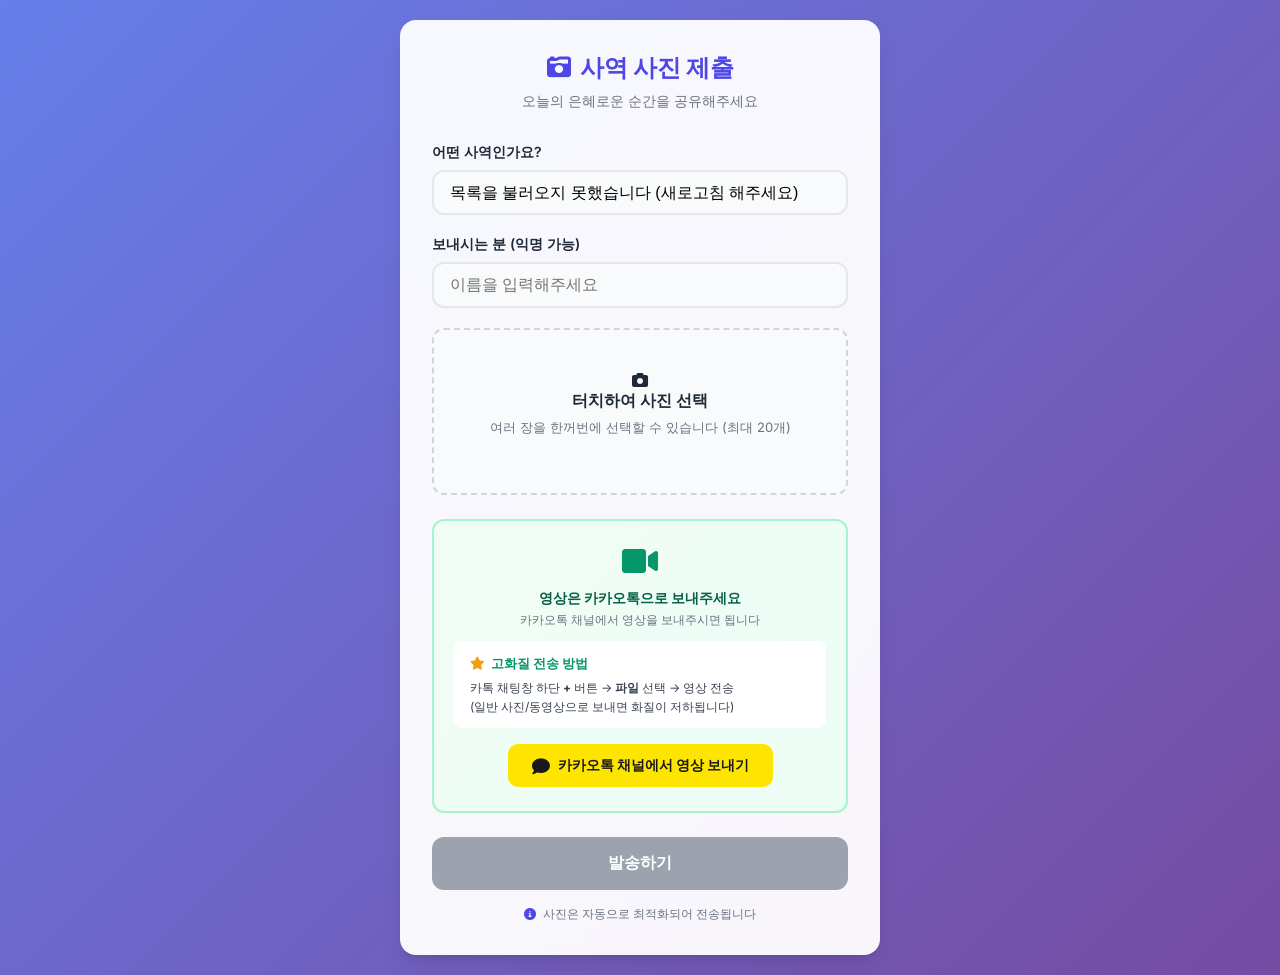
<file: index.html>
<!DOCTYPE html>
<html lang="ko">
<head>
    <meta charset="UTF-8">
    <meta name="viewport" content="width=device-width, initial-scale=1.0">
    <title>교회 사역 사진 제출</title>
    <link rel="stylesheet" href="style.css">
    <link rel="stylesheet" href="https://cdnjs.cloudflare.com/ajax/libs/font-awesome/6.0.0/css/all.min.css">
    <link href="https://fonts.googleapis.com/css2?family=Inter:wght@400;600;800&display=swap" rel="stylesheet">
</head>
<body>
    <div class="container">
        <!-- 메인 업로드 화면 -->
        <div id="upload-screen">
            <header>
                <h1><i class="fas fa-camera-retro"></i> 사역 사진 제출</h1>
                <p>오늘의 은혜로운 순간을 공유해주세요</p>
            </header>

            <div class="form-group">
                <label for="ministry-select">어떤 사역인가요?</label>
                <select id="ministry-select">
                    <option value="">불러오는 중...</option>
                </select>
            </div>

            <div class="form-group">
                <label for="submitter-name">보내시는 분 (익명 가능)</label>
                <input type="text" id="submitter-name" placeholder="이름을 입력해주세요">
            </div>

            <!-- 사진 업로드 영역 -->
            <div class="upload-area" id="drop-zone">
                <input type="file" id="file-input" multiple accept="image/*" style="display: none;">
                <i class="fas fa-camera"></i>
                <p>터치하여 사진 선택</p>
                <span>여러 장을 한꺼번에 선택할 수 있습니다 (최대 20개)</span>
                <span id="file-count" class="file-count" style="display: none;"></span>
                <div id="file-preview"></div>
            </div>

            <!-- 영상 안내 영역 -->
            <div class="video-guide">
                <div class="video-guide-icon">
                    <i class="fas fa-video"></i>
                </div>
                <p class="video-guide-title">영상은 카카오톡으로 보내주세요</p>
                <p class="video-guide-desc">카카오톡 채널에서 영상을 보내주시면 됩니다</p>
                <div class="video-guide-tips">
                    <p><i class="fas fa-star"></i> <strong>고화질 전송 방법</strong></p>
                    <p>카톡 채팅창 하단 <strong>+</strong> 버튼 &rarr; <strong>파일</strong> 선택 &rarr; 영상 전송<br>(일반 사진/동영상으로 보내면 화질이 저하됩니다)</p>
                </div>
                <a href="http://pf.kakao.com/_xdJrRX/chat" target="_blank" class="btn-kakao">
                    <i class="fas fa-comment"></i> 카카오톡 채널에서 영상 보내기
                </a>
            </div>

            <!-- 업로드 진행률 표시 -->
            <div id="progress-bar" class="progress-bar" style="display: none;">
                <div class="progress-track">
                    <div id="progress-fill" class="progress-fill"></div>
                </div>
                <p id="progress-text" class="progress-text">준비 중...</p>
            </div>

            <button id="btn-submit" class="btn-submit" disabled>
                <span class="spinner" id="spinner"></span>
                <span id="btn-text">발송하기</span>
            </button>

            <p class="upload-tip"><i class="fas fa-info-circle"></i> 사진은 자동으로 최적화되어 전송됩니다</p>
        </div>

        <!-- 성공 화면 -->
        <div id="success-screen" class="success-screen">
            <div class="success-icon">
                <i class="fas fa-check-circle"></i>
            </div>
            <h2>제출 완료!</h2>
            <p>소중한 사진 감사합니다.<br>은혜로운 하루 되세요</p>
            <br>
            <button class="btn-submit" onclick="location.reload()">
                <i class="fas fa-plus"></i> 추가 제출하기
            </button>
        </div>
    </div>

    <script src="script.js"></script>
</body>
</html>
</file>
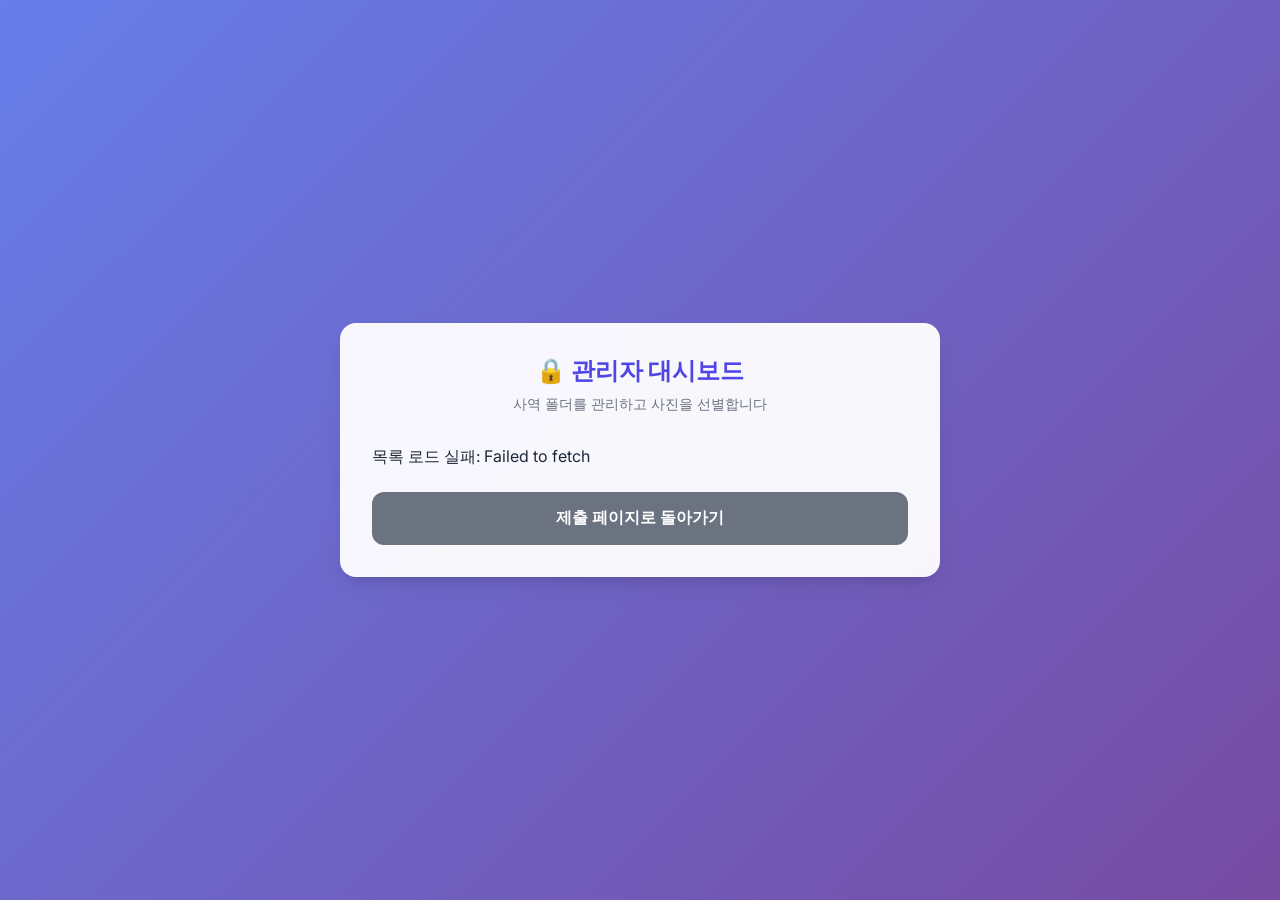
<file: admin.html>
<!DOCTYPE html>
<html lang="ko">

<head>
    <meta charset="UTF-8">
    <meta name="viewport" content="width=device-width, initial-scale=1.0">
    <title>사역 사진 관리자 - AI 선별</title>
    <link rel="stylesheet" href="style.css">
    <link rel="stylesheet" href="https://cdnjs.cloudflare.com/ajax/libs/font-awesome/6.0.0/css/all.min.css">
    <link href="https://fonts.googleapis.com/css2?family=Inter:wght@400;600;800&display=swap" rel="stylesheet">
    <style>
        .admin-card {
            background: #fff;
            padding: 20px;
            border-radius: 12px;
            margin-bottom: 16px;
            border: 1px solid #eee;
            display: flex;
            justify-content: space-between;
            align-items: center;
        }

        .btn-ai {
            background: #059669;
            color: white;
            border: none;
            padding: 10px 20px;
            border-radius: 8px;
            cursor: pointer;
            font-weight: 600;
        }

        .btn-ai:hover {
            background: #047857;
        }

        .status-badge {
            font-size: 12px;
            padding: 4px 8px;
            border-radius: 99px;
            background: #e5e7eb;
        }
    </style>
</head>

<body>
    <div class="container" style="max-width: 600px;">
        <header>
            <h1>🔒 관리자 대시보드</h1>
            <p>사역 폴더를 관리하고 사진을 선별합니다</p>
        </header>

        <div id="ministry-list">
            <p style="text-align: center;">사역 목록을 불러오는 중...</p>
        </div>

        <div style="margin-top: 24px; text-align: center;">
            <button class="btn-submit" onclick="location.href='index.html'" style="background: #6b7280;">제출 페이지로
                돌아가기</button>
        </div>
    </div>

    <script>
        // 이 주소는 index.html에서 썼던 것과 동일해야 합니다.
        const GAS_URL = 'https://script.google.com/macros/s/AKfycbwPxbwkQPXt2Pv_iAeINSr5_kkutYK4vV_8m8WfRl-nJwZn8Ffeu_Wt9FAGCGDkhctJ/exec';

        async function loadMinistries() {
            const listDiv = document.getElementById('ministry-list');
            try {
                const response = await fetch(GAS_URL);
                const folders = await response.json();

                listDiv.innerHTML = folders.map(f => `
                    <div class="admin-card">
                        <div>
                            <div style="font-weight: 700;">${f.name}</div>
                            <span class="status-badge">생성일: ${new Date(f.created).toLocaleDateString()}</span>
                        </div>
                        <button class="btn-ai" onclick="runAI('${f.id}', this)">AI 선별 실행</button>
                    </div>
                `).join('');
            } catch (err) {
                listDiv.innerHTML = '<p>목록 로드 실패: ' + err.message + '</p>';
            }
        }

        async function runAI(folderId, btn) {
            if (!confirm('AI 선별을 시작하시겠습니까? \n(원본 폴더에서 질 좋은 사진을 찾아 추천폴더로 복사합니다)')) return;

            const originalText = btn.innerText;
            btn.innerText = '🤖 분석 중...';
            btn.disabled = true;

            try {
                const response = await fetch(GAS_URL, {
                    method: 'POST',
                    body: JSON.stringify({
                        action: 'runSelection',
                        folderId: folderId
                    })
                });
                const result = await response.json();

                if (result.status === 'success') {
                    alert(`선별 완료!\n총 ${result.total}장 분석, ${result.selected}장 선별됨`);
                } else {
                    throw new Error(result.message);
                }
            } catch (err) {
                alert('선별 실패: ' + err.message);
            } finally {
                btn.innerText = originalText;
                btn.disabled = false;
            }
        }

        loadMinistries();
    </script>
</body>

</html>
</file>
<file: style.css>
:root {
    --primary: #4f46e5;
    --primary-hover: #4338ca;
    --bg-gradient: linear-gradient(135deg, #667eea 0%, #764ba2 100%);
    --card-bg: rgba(255, 255, 255, 0.95);
    --text-main: #1f2937;
    --text-muted: #6b7280;
    --radius: 16px;
    --shadow: 0 10px 25px -5px rgba(0, 0, 0, 0.1), 0 8px 10px -6px rgba(0, 0, 0, 0.1);
}

* {
    margin: 0;
    padding: 0;
    box-sizing: border-box;
}

body {
    font-family: 'Inter', system-ui, -apple-system, sans-serif;
    background: var(--bg-gradient);
    min-height: 100vh;
    display: flex;
    align-items: center;
    justify-content: center;
    padding: 20px;
    color: var(--text-main);
}

.container {
    width: 100%;
    max-width: 480px;
    background: var(--card-bg);
    padding: 32px;
    border-radius: var(--radius);
    box-shadow: var(--shadow);
    backdrop-filter: blur(10px);
}

header {
    text-align: center;
    margin-bottom: 32px;
}

header h1 {
    font-size: 24px;
    font-weight: 800;
    color: var(--primary);
    margin-bottom: 8px;
}

header h1 i {
    margin-right: 4px;
}

header p {
    color: var(--text-muted);
    font-size: 14px;
}

.form-group {
    margin-bottom: 20px;
}

label {
    display: block;
    font-size: 14px;
    font-weight: 600;
    margin-bottom: 8px;
    color: var(--text-main);
}

select,
input[type="text"] {
    width: 100%;
    padding: 12px 16px;
    border: 2px solid #e5e7eb;
    border-radius: 12px;
    font-size: 16px;
    transition: all 0.2s;
    background: #f9fafb;
    -webkit-appearance: none;
}

select:focus,
input[type="text"]:focus {
    outline: none;
    border-color: var(--primary);
    background: white;
}

.upload-area {
    border: 2px dashed #d1d5db;
    border-radius: 12px;
    padding: 40px 20px;
    text-align: center;
    cursor: pointer;
    transition: all 0.2s;
    background: #f9fafb;
    margin-bottom: 24px;
}

.upload-area:hover,
.upload-area.drag-over {
    border-color: var(--primary);
    background: #eef2ff;
}

.upload-area i.fa-cloud-upload-alt {
    font-size: 40px;
    color: var(--primary);
    margin-bottom: 12px;
    display: block;
}

.upload-area p {
    font-weight: 600;
    margin-bottom: 4px;
}

.upload-area > span {
    font-size: 13px;
    color: var(--text-muted);
}

/* 파일 수 배지 */
.file-count {
    display: inline-block;
    background: var(--primary);
    color: white;
    padding: 4px 12px;
    border-radius: 99px;
    font-size: 13px;
    font-weight: 600;
    margin-top: 8px;
}

/* 미리보기 그리드 */
#file-preview {
    display: grid;
    grid-template-columns: repeat(3, 1fr);
    gap: 8px;
    margin-top: 16px;
    width: 100%;
    max-width: 100%;
    overflow: hidden;
}

.preview-wrapper {
    position: relative;
}

.preview-item {
    width: 100%;
    aspect-ratio: 1 / 1;
    border-radius: 8px;
    object-fit: cover;
    background: #eee;
    display: block;
}

/* 영상 미리보기 */
.video-preview {
    display: flex;
    flex-direction: column;
    align-items: center;
    justify-content: center;
    background: #1f2937;
    color: white;
}

.video-preview i {
    font-size: 24px;
    margin-bottom: 4px;
    display: block;
    color: white;
}

.video-name {
    font-size: 10px;
    color: #d1d5db;
    word-break: break-all;
}

/* 개별 파일 삭제 버튼 */
.btn-remove {
    position: absolute;
    top: -6px;
    right: -6px;
    width: 24px;
    height: 24px;
    background: #ef4444;
    color: white;
    border: 2px solid white;
    border-radius: 50%;
    font-size: 10px;
    cursor: pointer;
    display: flex;
    align-items: center;
    justify-content: center;
    padding: 0;
    line-height: 1;
    z-index: 10;
    transition: transform 0.15s;
}

.btn-remove:hover {
    transform: scale(1.2);
}

/* 진행률 바 */
.progress-bar {
    margin-bottom: 16px;
}

.progress-track {
    width: 100%;
    height: 8px;
    background: #e5e7eb;
    border-radius: 99px;
    overflow: hidden;
}

.progress-fill {
    height: 100%;
    background: linear-gradient(90deg, var(--primary), #8b5cf6);
    border-radius: 99px;
    width: 0%;
    transition: width 0.3s ease;
}

.progress-text {
    font-size: 13px;
    color: var(--text-muted);
    text-align: center;
    margin-top: 8px;
}

/* 업로드 팁 */
.upload-tip {
    text-align: center;
    font-size: 12px;
    color: var(--text-muted);
    margin-top: 16px;
}

.upload-tip i {
    margin-right: 4px;
    color: var(--primary);
}

/* 발송 버튼 */
.btn-submit {
    width: 100%;
    background: var(--primary);
    color: white;
    padding: 16px;
    border: none;
    border-radius: 12px;
    font-size: 16px;
    font-weight: 700;
    cursor: pointer;
    transition: background 0.2s;
    display: flex;
    align-items: center;
    justify-content: center;
    gap: 8px;
}

.btn-submit:hover {
    background: var(--primary-hover);
}

.btn-submit:disabled {
    background: #9ca3af;
    cursor: not-allowed;
}

/* Loading Spinner */
.spinner {
    width: 20px;
    height: 20px;
    border: 3px solid rgba(255, 255, 255, .3);
    border-radius: 50%;
    border-top-color: white;
    animation: spin 1s linear infinite;
    display: none;
}

@keyframes spin {
    to {
        transform: rotate(360deg);
    }
}

/* Success Modal */
.success-screen {
    display: none;
    text-align: center;
    padding: 40px 0;
}

.success-icon i {
    font-size: 72px;
    color: #10b981;
    margin-bottom: 16px;
    animation: popIn 0.5s cubic-bezier(0.175, 0.885, 0.32, 1.275);
}

@keyframes popIn {
    0% { transform: scale(0); opacity: 0; }
    100% { transform: scale(1); opacity: 1; }
}

.success-screen h2 {
    margin-bottom: 8px;
    font-size: 24px;
}

.success-screen p {
    color: var(--text-muted);
    line-height: 1.6;
}

/* 토스트 메시지 */
.toast {
    position: fixed;
    bottom: 20px;
    left: 50%;
    transform: translateX(-50%) translateY(100px);
    padding: 14px 24px;
    border-radius: 12px;
    color: white;
    font-size: 14px;
    font-weight: 600;
    z-index: 9999;
    transition: transform 0.3s ease;
    max-width: 90%;
    text-align: center;
    white-space: pre-line;
    box-shadow: 0 4px 12px rgba(0, 0, 0, 0.15);
}

.toast-show {
    transform: translateX(-50%) translateY(0);
}

.toast-error {
    background: #ef4444;
}

.toast-warning {
    background: #f59e0b;
}

.toast-info {
    background: var(--primary);
}

.toast-success {
    background: #10b981;
}

/* 영상 구글 드라이브 안내 */
.video-guide {
    background: linear-gradient(135deg, #f0fdf4, #ecfdf5);
    border: 2px solid #a7f3d0;
    border-radius: 12px;
    padding: 24px 20px;
    text-align: center;
    margin-bottom: 24px;
    animation: fadeIn 0.3s ease;
}

@keyframes fadeIn {
    from { opacity: 0; transform: translateY(-8px); }
    to { opacity: 1; transform: translateY(0); }
}

.video-guide-icon {
    margin-bottom: 12px;
}

.video-guide-icon i {
    font-size: 32px;
    color: #059669;
}

.video-guide-title {
    font-size: 14px;
    font-weight: 700;
    color: #065f46;
    margin-bottom: 4px;
}

.video-guide-desc {
    font-size: 12px;
    color: #6b7280;
    margin-bottom: 12px;
}

/* 고화질 전송 안내 */
.video-guide-tips {
    background: white;
    border-radius: 8px;
    padding: 12px 16px;
    margin-bottom: 16px;
    text-align: left;
    font-size: 12px;
    color: #374151;
    line-height: 1.6;
}

.video-guide-tips p:first-child {
    color: #059669;
    margin-bottom: 4px;
    font-size: 13px;
}

.video-guide-tips .fa-star {
    color: #f59e0b;
    margin-right: 2px;
}

/* 카카오톡 버튼 */
.btn-kakao {
    display: inline-flex;
    align-items: center;
    gap: 8px;
    background: #FEE500;
    color: #191919;
    padding: 12px 24px;
    border-radius: 10px;
    font-size: 14px;
    font-weight: 700;
    text-decoration: none;
    transition: background 0.2s;
}

.btn-kakao:hover {
    background: #F0D800;
}

.btn-kakao i {
    font-size: 18px;
}
</file>
